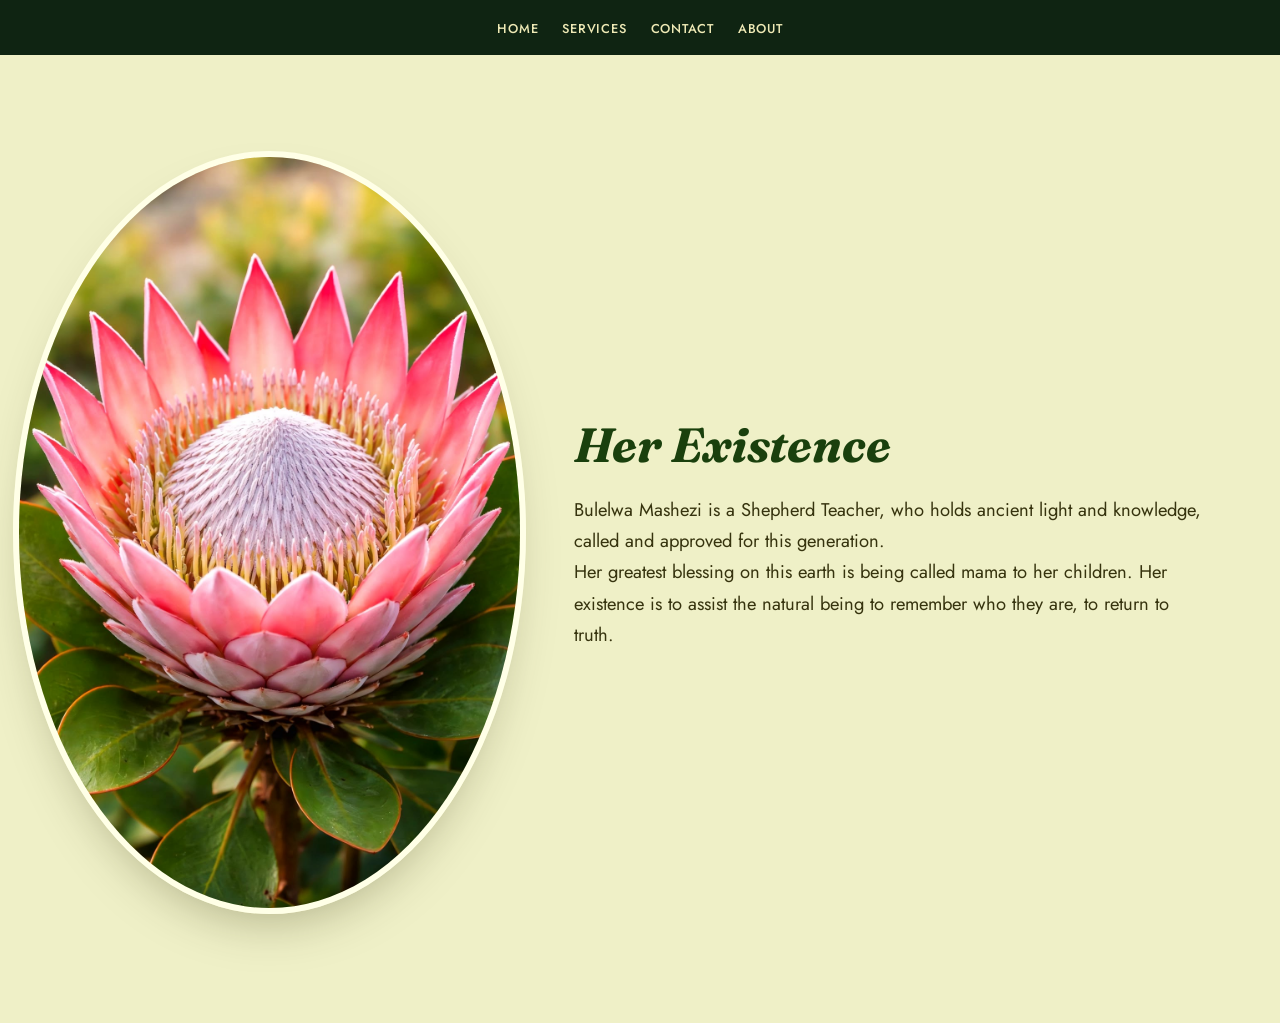
<file: HTML/About.html>
<!DOCTYPE html>
<html lang="en">
<head>
    <meta charset="UTF-8">
    <meta name="viewport" content="width=device-width, initial-scale=1.0">
    <title>About</title>
    <link rel="stylesheet" href="../CSS/main.css">
     <script src="https://cdnjs.cloudflare.com/ajax/libs/gsap/3.15.0/gsap.min.js" defer></script>
<script src="../JAVA/navigation.js" defer></script>
<script src="../JAVA/animation.js" defer></script>
</head>
<body>
     <header>
        <section class="Navigation">

        </section>
    </header>
    <section class="About-Section1">

         <div>
            <img class="About-Section1-img" src="../IMGS/IMG_9593.JPG">
            
        </div>
        <div>
            <h1 class="About-H1">Her Existence</h1>
            <p class="About-Mashezi">Bulelwa Mashezi is a Shepherd Teacher, who holds ancient light and knowledge, called and approved for this generation.</p>
            <p class="About-Mashezi">Her greatest blessing on this earth is being called mama to her children. Her existence is to assist the natural being to remember who they are, to return to truth.</p>
        </div>

       
    </section>
    
</body>
</html>
</file>
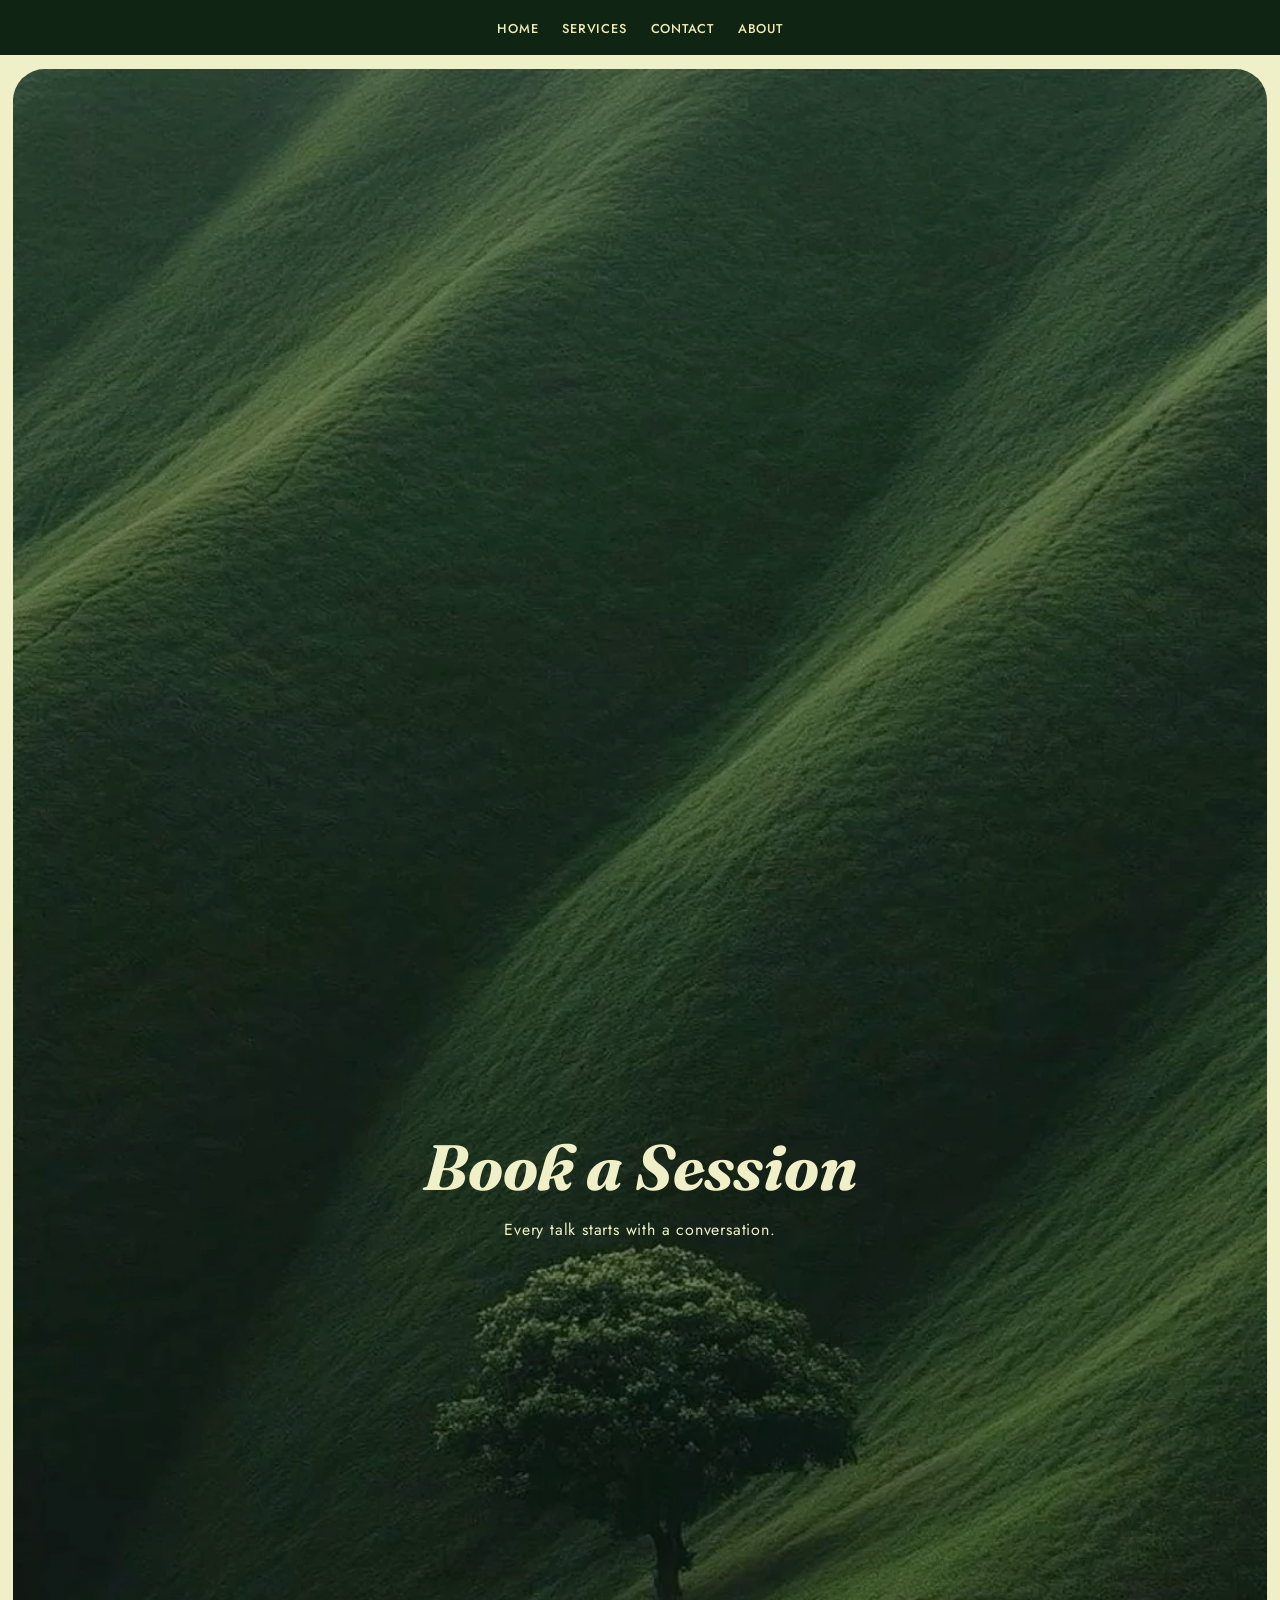
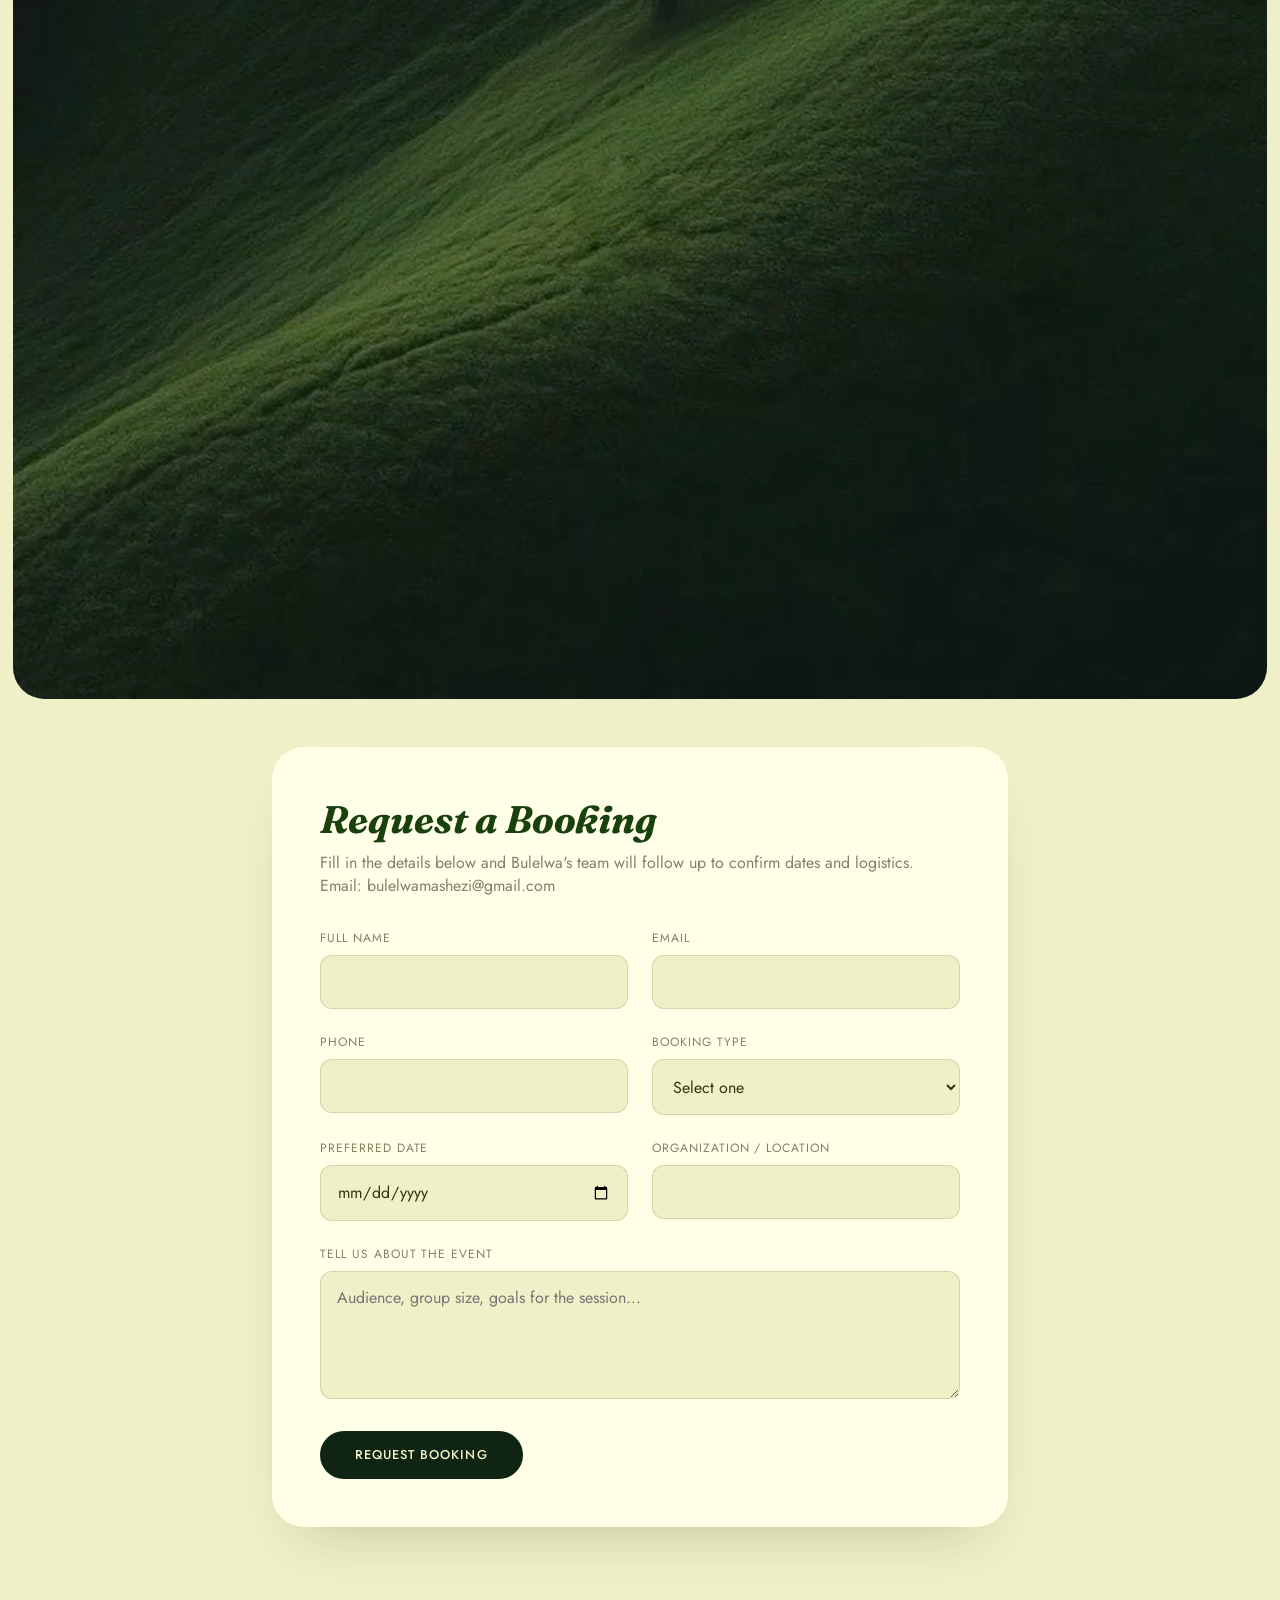
<file: HTML/Contacts.html>
<!DOCTYPE html>
<html lang="en">
<head>
    <meta charset="UTF-8">
    <meta name="viewport" content="width=device-width, initial-scale=1.0">
    <title>Contacts</title>
    <link rel="stylesheet" href="../CSS/main.css">
    <script src="../JAVA/navigation.js" defer></script>
    <script src="../JAVA/animation.js" defer></script>
    <script src="https://cdnjs.cloudflare.com/ajax/libs/gsap/3.15.0/gsap.min.js" defer></script>
</head>
<body>
    <header>
        <section class="Navigation"></section>
    </header>

    <section class="Contacts-Section">
        <div>
            <img class="Contacts-Image" src="../IMGS/single tree.JPG" alt="Contacts">
        </div>
        <div class="Contacts-Overlay">
            <h1 class="Contacts-Overlay-H1">Book a Session</h1>
            <p class="Contacts-Overlay-P">Every talk starts with a conversation.</p>
        </div>
    </section>

    <section class="Booking-Panel">
        <h1>Request a Booking</h1>
        <p class="Booking-Intro">
            Fill in the details below and Bulelwa's team will follow up to
            confirm dates and logistics.<br>
            Email: bulelwamashezi@gmail.com
            
            
        </p>

        <form class="Booking-Form" id="bookingForm">
            <!-- honeypot — invisible to real visitors -->
            <input type="text" name="honey" style="display:none" tabindex="-1" autocomplete="off">

            <div class="Form-Grid">
                <div class="Form-Field">
                    <label for="name">Full Name</label>
                    <input type="text" id="name" name="name" required>
                </div>
                <div class="Form-Field">
                    <label for="email">Email</label>
                    <input type="email" id="email" name="email" required>
                </div>
            </div>

            <div class="Form-Grid">
                <div class="Form-Field">
                    <label for="phone">Phone</label>
                    <input type="tel" id="phone" name="phone">
                </div>
                <div class="Form-Field">
                    <label for="type">Booking Type</label>
                    <select id="type" name="type" required>
                        <option value="">Select one</option>
                        <option value="Lecture">Lecture</option>
                        <option value="Workshop">Workshop</option>
                        <option value="Retreat">Retreat</option>
                        <option value="Other">Other</option>
                    </select>
                </div>
            </div>

            <div class="Form-Grid">
                <div class="Form-Field">
                    <label for="date">Preferred Date</label>
                    <input type="date" id="date" name="date">
                </div>
                <div class="Form-Field">
                    <label for="organization">Organization / Location</label>
                    <input type="text" id="organization" name="organization">
                </div>
            </div>

            <div class="Form-Field">
                <label for="message">Tell us about the event</label>
                <textarea id="message" name="message" placeholder="Audience, group size, goals for the session..."></textarea>
            </div>

            <button type="submit" class="Btn Booking-Submit">Request Booking</button>
        </form>

        <div class="Booking-Confirmation" id="bookingConfirmation">
            <h2>Thank you</h2>
            <p>Your request has been received. Bulelwa's team will be in touch shortly.</p>
        </div>
    </section>

    <script>
        // ---- Prefill category from Services page link (?type=lecture etc.) ----
        const params = new URLSearchParams(window.location.search);
        const typeParam = params.get('type');
        if (typeParam) {
            const select = document.getElementById('type');
            if (select) {
                const match = [...select.options].find(
                    opt => opt.value.toLowerCase() === typeParam.toLowerCase()
                );
                if (match) select.value = match.value;
            }
        }

        // ---- Submit to your own serverless endpoint ----
        const ENDPOINT = 'https://YOUR-VERCEL-PROJECT.vercel.app/api/booking';

        const form = document.getElementById('bookingForm');
        const confirmation = document.getElementById('bookingConfirmation');
        const submitBtn = form.querySelector('.Booking-Submit');

        form.addEventListener('submit', async (e) => {
            e.preventDefault();

            const payload = Object.fromEntries(new FormData(form).entries());

            submitBtn.disabled = true;
            submitBtn.textContent = 'Sending...';

            try {
                const response = await fetch(ENDPOINT, {
                    method: 'POST',
                    headers: { 'Content-Type': 'application/json' },
                    body: JSON.stringify(payload),
                });

                if (!response.ok) throw new Error('Request failed');

                form.style.display = 'none';
                confirmation.style.display = 'block';
            } catch (err) {
                submitBtn.disabled = false;
                submitBtn.textContent = 'Request Booking';
                alert('Something went wrong sending your request. Please try again, or email directly.');
            }
        });
    </script>
</body>
</html>
</file>
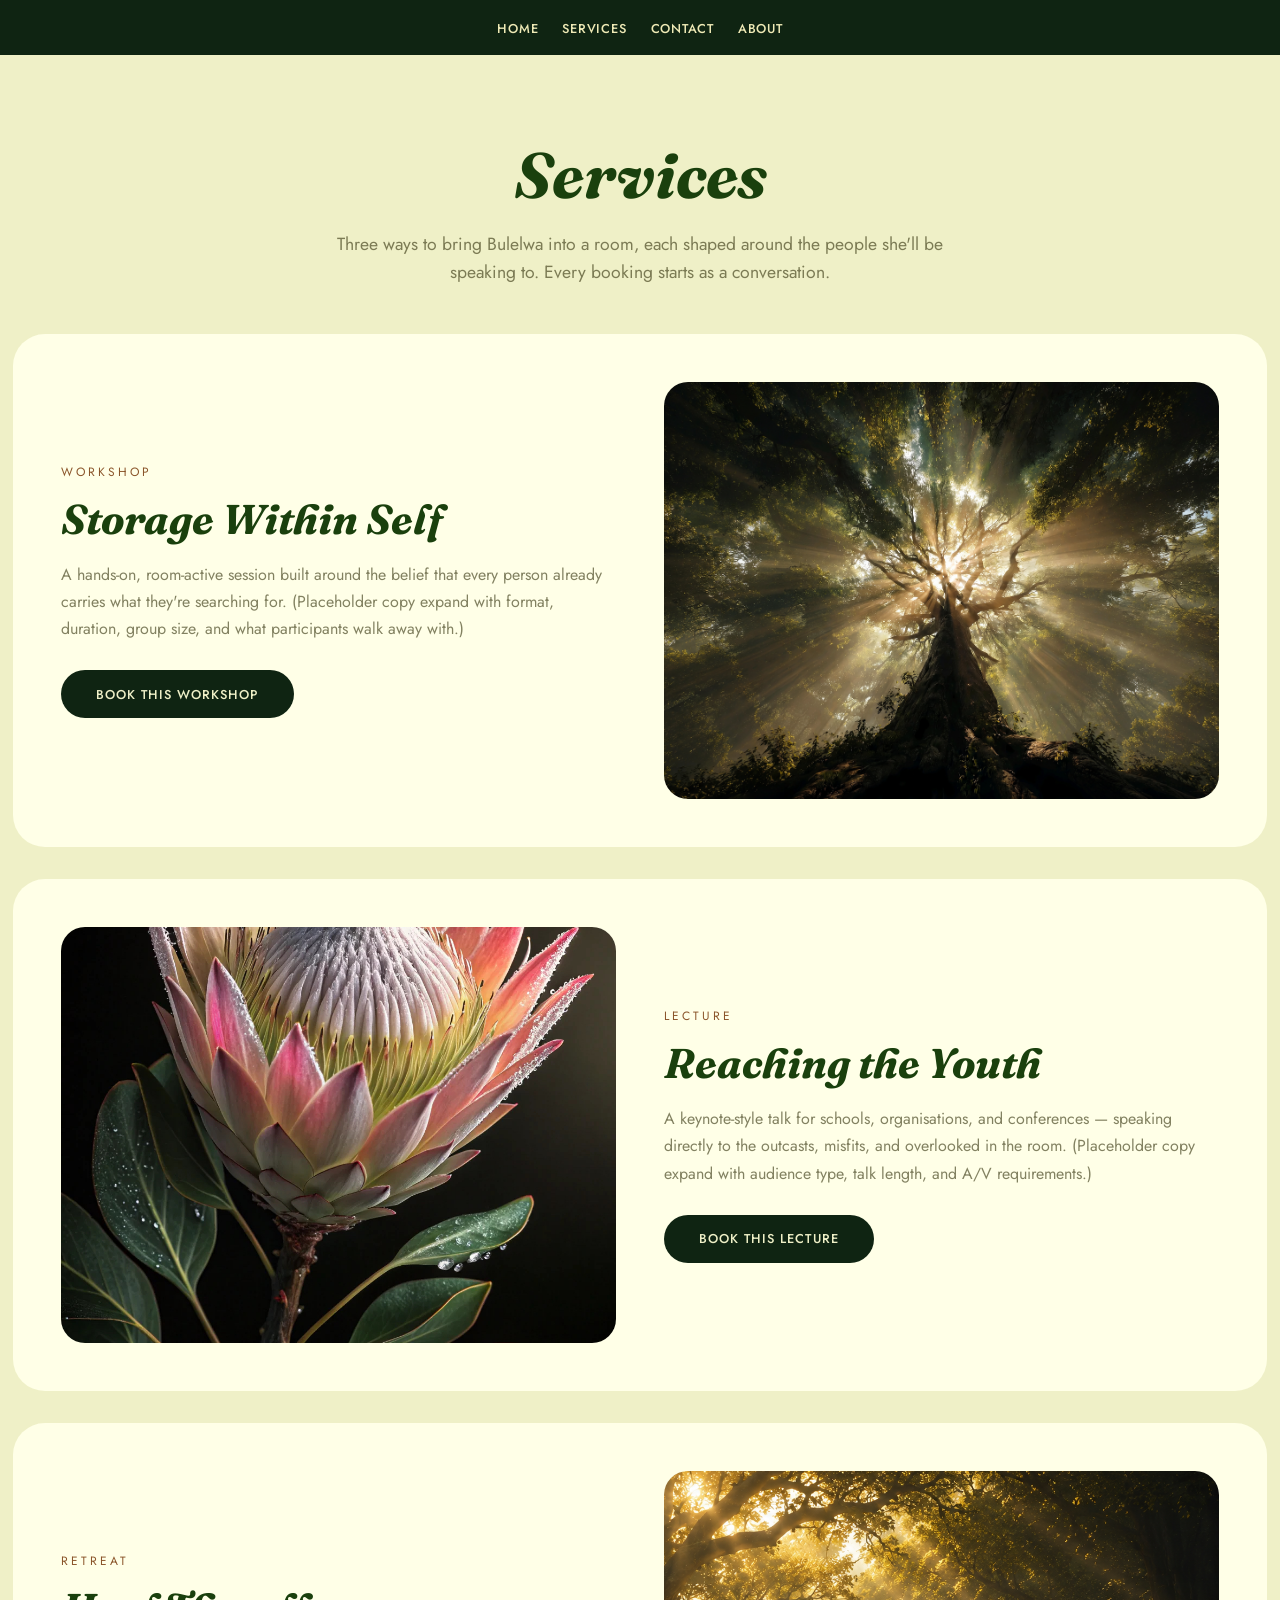
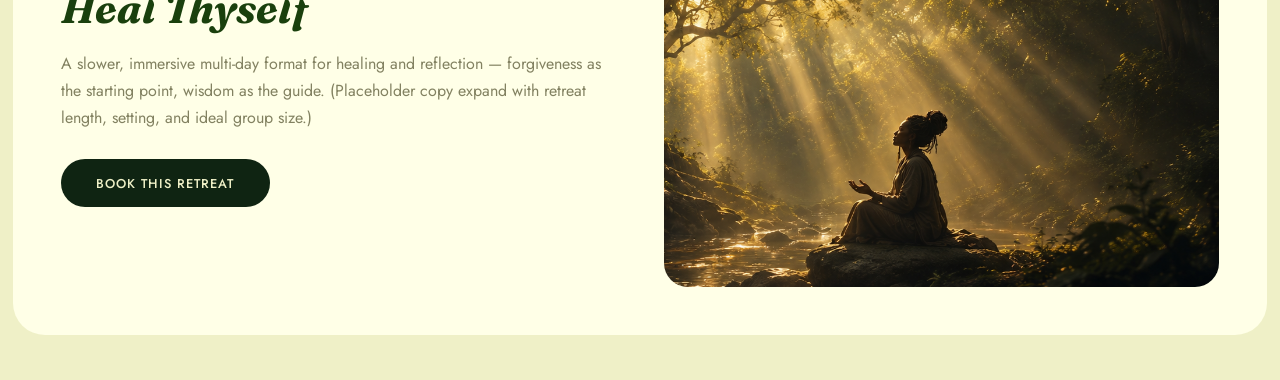
<file: HTML/Services.html>
<!DOCTYPE html>
<html lang="en">
<head>
    <meta charset="UTF-8">
    <meta name="viewport" content="width=device-width, initial-scale=1.0">
    <title>Services</title>
    <link rel="stylesheet" href="../CSS/main.css">
    <script src="https://cdnjs.cloudflare.com/ajax/libs/gsap/3.15.0/gsap.min.js" defer></script>
    <script src="../JAVA/navigation.js" defer></script>
    <script src="../JAVA/animation.js" defer></script>
</head>
<body>
    <header>
        <section class="Navigation"></section>
    </header>

    <section class="Services-Hero">
        <h1 class="Services-Hero-H1">Services</h1>
        <p class="Services-Hero-P">
            Three ways to bring Bulelwa into a room, each shaped around the
            people she'll be speaking to. Every booking starts as a conversation.
        </p>
    </section>

    <section class="Service-Detail" id="workshop">
        <div class="Service-Detail-Image">
            <img src="../IMGS/Jul 14, 2026, 11_47_11 AM.png" alt="Workshop">
        </div>
        <div class="Service-Detail-Content">
            <p class="Service-Detail-Eyebrow">Workshop</p>
            <h2 class="Service-Detail-Title">Storage Within Self</h2>
            <p class="Service-Detail-Desc">
                A hands-on, room-active session built around the belief that
                every person already carries what they're searching for.
                (Placeholder copy expand with format, duration, group size,
                and what participants walk away with.)
            </p>
            <a class="Btn" href="Contacts.html?type=workshop">Book This Workshop</a>
        </div>
    </section>

    <section class="Service-Detail" id="lecture">
        <div class="Service-Detail-Image">
            <img src="../IMGS/blue1.JPG" alt="Lecture">
        </div>
        <div class="Service-Detail-Content">
            <p class="Service-Detail-Eyebrow">Lecture</p>
            <h2 class="Service-Detail-Title">Reaching the Youth</h2>
            <p class="Service-Detail-Desc">
                A keynote-style talk for schools, organisations, and conferences —
                speaking directly to the outcasts, misfits, and overlooked in the
                room. (Placeholder copy  expand with audience type, talk length,
                and A/V requirements.)
            </p>
            <a class="Btn" href="Contacts.html?type=lecture">Book This Lecture</a>
        </div>
    </section>

    <section class="Service-Detail" id="retreat">
        <div class="Service-Detail-Image">
            <img src="../IMGS/Her Reason ..png" alt="Retreat">
        </div>
        <div class="Service-Detail-Content">
            <p class="Service-Detail-Eyebrow">Retreat</p>
            <h2 class="Service-Detail-Title">Heal Thyself</h2>
            <p class="Service-Detail-Desc">
                A slower, immersive multi-day format for healing and
                reflection — forgiveness as the starting point, wisdom as the
                guide. (Placeholder copy  expand with retreat length, setting,
                and ideal group size.)
            </p>
            <a class="Btn" href="Contacts.html?type=retreat">Book This Retreat</a>
        </div>
    </section>
</body>
</html>
</file>
<file: CSS/main.css>
@import url('https://fonts.googleapis.com/css2?family=Jost:ital,wght@0,100..900;1,100..900&family=Fraunces:ital,opsz,wght@0,9..144,300..900;1,9..144,300..900&display=swap');

/* ============================================================
   DESIGN TOKENS
   Palette pulled from your existing hero-line gradient
   (hsl(28,54%,35%) -> ochre, hsl(105,75%,26%) -> moss) so the
   accent colors are literally sourced from the site's own mark,
   not a generic default.
   ============================================================ */
:root {
  --forest-deep: #0f2412;   /* nav / darkest ground */
  --forest: #1a400d;        /* hero headline green */
  --cream: #eff0c7;         /* page background */
  --ivory: #ffffe7;         /* card / panel surface */
  --ink: #36330e;           /* body text on light surfaces */
  --ochre: #8a5429;         /* accent 1 — from hero line gradient */
  --moss: #1d6b1a;          /* accent 2 — from hero line gradient */
  --ink-soft: rgba(54, 51, 14, 0.62);

  --font-display: "Fraunces", serif;   /* statements, quotes, big type */
  --font-ui: "Jost", sans-serif;       /* nav, labels, body, captions */

  --section-radius: 2rem;
  --edge: 0.8rem; /* body padding, referenced by full-bleed pull-outs */
}

* {
  margin: 0;
  padding: 0;
  box-sizing: border-box;
}

html {
  scroll-behavior: smooth;
}

@media (prefers-reduced-motion: reduce) {
  html { scroll-behavior: auto; }
  * { animation-duration: 0.01ms !important; animation-iteration-count: 1 !important; transition-duration: 0.01ms !important; scroll-behavior: auto !important; }
}

body {
  background-color: var(--cream);
  padding: var(--edge);
  color: var(--ink);
  font-family: var(--font-ui);
  overflow-x: hidden;
}

:focus-visible {
  outline: 2px solid var(--ochre);
  outline-offset: 3px;
}

header {
  margin: 0 calc(var(--edge) * -1);
  margin-top: calc(var(--edge) * -1);
  position: sticky;
  top: 0;
  z-index: 100;
}

/* ============================================================
   NAVIGATION
   ============================================================ */
.Navigation {
  position: sticky;
  top: 0;
  z-index: 100;
}

.Navigation .nav-links {
  display: flex;
  list-style: none;
  gap: 1.5rem;
  justify-content: center;
  padding: 1rem;
  background-color: var(--forest-deep);
  perspective: 800px;
}

.Navigation .nav-links a {
  text-decoration: none;
  color: #efeab6;
  font-family: var(--font-ui);
  font-weight: 500;
  letter-spacing: 0.06em;
  text-transform: uppercase;
  font-size: 0.8rem;
  display: inline-block;
  position: relative;
}

.Navigation .nav-links a::after {
  content: "";
  position: absolute;
  left: 0;
  bottom: -0.35rem;
  width: 100%;
  height: 1px;
  background: var(--ochre);
  transform: scaleX(0);
  transform-origin: left;
  transition: transform 0.35s ease;
}

.Navigation .nav-links a:hover::after,
.Navigation .nav-links a:focus-visible::after {
  transform: scaleX(1);
}

/* ============================================================
   SIGNATURE ELEMENT — THE LIGHT-LINE
   The hand-drawn line from the hero doesn't vanish after the
   intro. It reappears fixed to the left edge of the viewport and
   its stroke-dashoffset is tied to scroll progress in animation.js
   — "the transfer of light from one generation to the next,"
   literalized as a line that grows the whole way down the page.
   ============================================================ */
.Light-Line-Wrap {
  position: fixed;
  top: 0;
  left: 0.6rem;
  height: 100vh;
  width: 6px;
  z-index: 90;
  pointer-events: none;
}

.Light-Line-Wrap svg {
  height: 100%;
  width: 100%;
  overflow: visible;
}

.Light-Line-Wrap path {
  fill: none;
  stroke-width: 3;
  stroke-linecap: round;
  stroke: url('#LightLineGradient');
}

@media (max-width: 900px) {
  .Light-Line-Wrap { display: none; } /* keep mobile margins clean */
}

/* ============================================================
   HERO / WELCOME
   ============================================================ */
.Welcome-Page {
  margin: 0.9rem calc(var(--edge) * -1);
  padding: 0;
  width: 100vw;
  height: 100vh;
  border-radius: 0;
  overflow: hidden;
  background-color: var(--ivory);
  display: flex;
  align-items: center;
  justify-content: center;
  position: relative;
}

.Welcome-Content {
  position: relative;
  width: 100%;
  height: 100%;
  display: flex;
  flex-direction: column;
  align-items: center;
  justify-content: center;
}

.Welcome {
  font-family: var(--font-display);
  font-weight: 500;
  font-optical-sizing: auto;
  font-size: clamp(4rem, 12vw, 10rem);
  margin-bottom: 15rem;
  color: var(--forest);
  text-align: center;
  position: relative;
  z-index: 2;
}

.Welcome .letter {
  display: inline-block;
  opacity: 0;
}

.Welcome .letter.is-space {
  width: 0.35em;
}

.Scroll-Cue {
  position: absolute;
  bottom: 2.5rem;
  left: 50%;
  transform: translateX(-50%);
  display: flex;
  flex-direction: column;
  align-items: center;
  gap: 0.5rem;
  font-family: var(--font-ui);
  font-size: 0.7rem;
  letter-spacing: 0.25em;
  text-transform: uppercase;
  color: var(--ink-soft);
  opacity: 0;
  z-index: 2;
}

.Scroll-Cue .Scroll-Cue-Line {
  width: 1px;
  height: 2.5rem;
  background: var(--ochre);
  transform-origin: top;
}

.Animation-Stage {
  position: absolute;
  top: 0;
  left: 0;
  width: 100%;
  height: 100%;
  pointer-events: none;
}

.Svg-Icon {
  position: absolute;
  top: 50%;
  left: 2rem;
  width: 1100px;
  height: 1000px;
  transform: translateY(-50%);
  opacity: 0;
  pointer-events: none;
}

.Tree-Video {
  position: absolute;
  top: 55%;
  left: 50%;
  width: 55%;
  max-width: 900px;
  transform: translate(-50%, -30%);
  object-fit: contain;
  opacity: 0;
  pointer-events: none;
  transition: opacity 0.4s ease;
}

.Tree-Video.playing {
  opacity: 1;
}

/* ============================================================
   BASE PANEL — shared surface only (radius/bg), NOT layout.
   Each section below defines its own shape so nothing repeats.
   ============================================================ */
.Panel {
  background-color: var(--ivory);
  border-radius: var(--section-radius);
  overflow: hidden;
  position: relative;
}

/* ============================================================
   BUTTON — shared pill CTA used across Home, Services, Contacts.
   Built from the same tokens as the rest of the site: forest-deep
   base (matches nav bg), ochre hover (matches nav underline +
   accent color), Jost uppercase label to match nav-link styling.
   ============================================================ */
.Btn {
  display: inline-block;
  font-family: var(--font-ui);
  font-weight: 500;
  font-size: 0.8rem;
  letter-spacing: 0.08em;
  text-transform: uppercase;
  padding: 0.9rem 2.2rem;
  border-radius: 999px;
  background: var(--forest-deep);
  color: var(--cream);
  text-decoration: none;
  border: none;
  cursor: pointer;
  transition: background 0.3s ease, transform 0.3s ease, box-shadow 0.3s ease;
}

.Btn:hover,
.Btn:focus-visible {
  background: var(--ochre);
  color: var(--cream);
  transform: translateY(-2px);
  box-shadow: 0 15px 30px -15px rgba(54, 51, 14, 0.4);
}

.Btn:active {
  transform: translateY(0);
}

/* Secondary / outline variant — for a lower-emphasis CTA sitting
   next to a primary .Btn (e.g. "Learn More" beside "Book Now") */
.Btn-Outline {
  background: transparent;
  color: var(--forest);
  box-shadow: inset 0 0 0 1.5px var(--forest);
}

.Btn-Outline:hover,
.Btn-Outline:focus-visible {
  background: var(--forest);
  color: var(--cream);
  box-shadow: inset 0 0 0 1.5px var(--forest);
}

/* ============================================================
   INTRO / LANDING — asymmetric bleed image + floating quote card
   (was: identical 62/38 flex split — now the image bleeds off the
   top edge and the quote is an offset card that parallaxes over it)
   ============================================================ */
.Landing-Page {
  margin: 3rem 0 4rem;
  position: relative;
  min-height: 90vh;
  display: grid;
  grid-template-columns: 1.1fr 0.9fr;
  align-items: stretch;
  gap: 0;
}

.Landing-Page-Image-Wrap {
  border-radius: var(--section-radius);
  overflow: hidden;
  position: relative;
}

.Landing-Page-Image {
  width: 100%;
  height: 100%;
  object-fit: cover;
  object-position: top;
  display: block;
  will-change: transform;
}

.Landing-Quote-Card {
  background: var(--forest-deep);
  color: var(--cream);
  border-radius: var(--section-radius);
  padding: 3rem 2.5rem;
  position: relative;
  margin: 3rem 0 3rem -3rem;
  align-self: center;
  box-shadow: 0 30px 60px -20px rgba(15, 36, 18, 0.45);
  z-index: 3;
}

.Home-Quote {
  font-family: var(--font-display);
  font-style: italic;
  font-weight: 400;
  font-size: clamp(1.4rem, 2.4vw, 2rem);
  line-height: 1.4;
}

.Home-Quote-Attribution {
  display: block;
  margin-top: 1.25rem;
  font-family: var(--font-ui);
  font-style: normal;
  font-size: 0.8rem;
  letter-spacing: 0.15em;
  text-transform: uppercase;
  color: var(--ochre);
}

@media (max-width: 900px) {
  .Landing-Page {
    grid-template-columns: 1fr;
    min-height: auto;
  }
  .Landing-Quote-Card {
    margin: -3rem 1rem 1rem;
  }
}

/* ============================================================
   "HER REASON" — pinned, one line reveals at a time on scroll.
   This is a manifesto, so it's built to be read the way it's
   meant to be heard: one statement at a time, not a paragraph
   sitting in a box like every other section.
   ============================================================ */
.Section-2 {
  margin: 0.9rem 0;
  min-height: 100vh;
  background-color: var(--forest-deep);
  border-radius: var(--section-radius);
  overflow: hidden;
  display: flex;
  flex-direction: column;
  align-items: center;
  justify-content: center;
  position: relative;
  padding: 4rem 2rem;
}

.Her-Reason-Eyebrow {
  font-family: var(--font-ui);
  font-size: 0.75rem;
  letter-spacing: 0.3em;
  text-transform: uppercase;
  color: var(--ochre);
  margin-bottom: 2rem;
}

.Her-Reason-Lines {
  max-width: 60rem;
  text-align: center;
}

.Her-Reason-Line {
  font-family: var(--font-display);
  font-weight: 400;
  font-size: clamp(1.6rem, 4vw, 3.2rem);
  line-height: 1.35;
  color: var(--cream);
  opacity: 0.12;
  padding: 0.3rem 0;
}

.Her-Reason-Line.is-active {
  opacity: 1;
}

/* ============================================================
   ABOUT — offset circular portrait + scroll-counted stats.
   Numbers here are real achievements, not decorative 01/02/03
   markers, so a counter is doing informational work.
   ============================================================ */
.About-Section1 {
  margin: 4rem 0;
  display: grid;
  grid-template-columns: 0.85fr 1.15fr;
  align-items: center;
  gap: 3rem;
  padding: 2rem 0;
}

.About-Portrait-Wrap {
  position: relative;
  aspect-ratio: 1 / 1;
  max-width: 32rem;
  justify-self: center;
}

.About-Section1-img {
  width: 100%;
  height: 100%;
  object-fit: cover;
  object-position: top;
  border-radius: 50%;
  display: block;
  border: 6px solid var(--ivory);
  box-shadow: 0 25px 50px -20px rgba(54, 51, 14, 0.35);
}

.About-Ring {
  position: absolute;
  inset: -1.4rem;
  border-radius: 50%;
  pointer-events: none;
}

.About-Copy {
  padding: 1rem 1rem 1rem 0;
}

.About-H1 {
  font-family: var(--font-display);
  font-size: clamp(2rem, 4vw, 3rem);
  font-style: italic;
  color: var(--forest);
  margin-bottom: 1.25rem;
}

.About-Mashezi {
  font-family: var(--font-ui);
  font-size: 1.15rem;
  line-height: 1.7;
  color: var(--ink);
  max-width: 40rem;
}

.About-Stats {
  display: grid;
  grid-template-columns: repeat(3, auto);
  gap: 2.5rem;
  margin-top: 2.5rem;
}

.Stat {
  border-left: 2px solid var(--ochre);
  padding-left: 1rem;
}

.Stat-Number {
  font-family: var(--font-display);
  font-size: clamp(2rem, 3.5vw, 2.8rem);
  color: var(--forest);
  line-height: 1;
}

.Stat-Label {
  font-family: var(--font-ui);
  font-size: 0.75rem;
  letter-spacing: 0.08em;
  text-transform: uppercase;
  color: var(--ink-soft);
  margin-top: 0.4rem;
}

@media (max-width: 900px) {
  .About-Section1 { grid-template-columns: 1fr; }
  .About-Stats { grid-template-columns: repeat(3, 1fr); gap: 1rem; }
}

/* ============================================================
   KEYNOTE SPEAKER — horizontal scroll-snap topic gallery.
   A list of talks is something you browse sideways through,
   not a static box, so it gets its own interaction model.
   ============================================================ */
.KeynoteSpeaker-Section {
  margin: 4rem 0;
  padding: 3rem 0;
}

.keynoteSpeaker-h1 {
  font-family: var(--font-display);
  font-size: clamp(2rem, 4vw, 3rem);
  color: var(--forest);
  text-align: center;
  margin-bottom: 0.5rem;
}

.Keynote-Speaker-p {
  font-family: var(--font-ui);
  font-size: 1rem;
  color: var(--ink-soft);
  text-align: center;
  max-width: 34rem;
  margin: 0 auto 2.5rem;
}

.Topic-Rail {
  display: flex;
  gap: 1.5rem;
  overflow-x: auto;
  scroll-snap-type: x mandatory;
  padding: 1rem calc(50vw - 15rem) 2rem;
  scrollbar-width: thin;
  scrollbar-color: var(--ochre) transparent;
}

.Topic-Card {
  flex: 0 0 auto;
  width: 20rem;
  scroll-snap-align: center;
  background: var(--ivory);
  border-radius: 1.5rem;
  padding: 2.5rem 2rem;
  border: 1px solid rgba(54, 51, 14, 0.08);
  transition: transform 0.4s ease, box-shadow 0.4s ease;
}

.Topic-Card:hover,
.Topic-Card:focus-within {
  transform: translateY(-0.5rem);
  box-shadow: 0 25px 45px -25px rgba(54, 51, 14, 0.4);
}

.Topic-Card-Num {
  font-family: var(--font-display);
  font-size: 0.85rem;
  color: var(--ochre);
  letter-spacing: 0.1em;
}

.Topic-Card-Title {
  font-family: var(--font-display);
  font-size: 1.5rem;
  color: var(--forest);
  margin: 0.75rem 0 0.75rem;
}

.Topic-Card-Desc {
  font-family: var(--font-ui);
  font-size: 0.95rem;
  line-height: 1.6;
  color: var(--ink-soft);
}

@media (max-width: 900px) {
  .Topic-Rail { padding-left: 1rem; padding-right: 1rem; }
}

/* ============================================================
   SHEPARD / TEACHER — full-bleed testimonial pull-quote
   ============================================================ */
.Shepard-Teacher {
  margin: 0.9rem calc(var(--edge) * -1);
  padding: 6rem 2rem;
  width: 100vw;
  border-radius: 0;
  background-color: var(--forest);
  display: flex;
  align-items: center;
  justify-content: center;
  position: relative;
  overflow: hidden;
}

.Shepard-Teacher-Image {
  position: absolute;
  inset: 0;
  width: 100%;
  height: 100%;
  object-fit: cover;
  opacity: 0.18;
  z-index: 0;
}

.Shepard-Teacher-Content {
  position: relative;
  z-index: 1;
  max-width: 46rem;
  text-align: center;
}

.Shepard-Teacher-h1 {
  font-family: var(--font-ui);
  font-size: 0.75rem;
  letter-spacing: 0.3em;
  text-transform: uppercase;
  color: var(--ochre);
  margin-bottom: 1.5rem;
}

.Shepard-Teacher-p {
  font-family: var(--font-display);
  font-style: italic;
  font-size: clamp(1.5rem, 3vw, 2.4rem);
  line-height: 1.5;
  color: var(--cream);
}

/* ============================================================
   LESSONS / LECTURES — staggered hover-tilt card grid.
   Cards are now links straight into the matching anchor on the
   Services page, followed by a CTA into the full Services list.
   ============================================================ */
.Lessons-Lectures {
  margin: 4rem 0 6rem;
  padding: 3rem 0;
}

.Lessons-Lectures-h1 {
  font-family: var(--font-display);
  font-style: italic;
  font-size: clamp(2rem, 4vw, 3rem);
  color: var(--forest);
  text-align: center;
}

.Lessons-Lectures-p {
  font-family: var(--font-ui);
  color: var(--ink-soft);
  text-align: center;
  max-width: 32rem;
  margin: 0.75rem auto 3rem;
}

.Lessons-Grid {
  display: grid;
  grid-template-columns: repeat(auto-fit, minmax(16rem, 1fr));
  gap: 1.75rem;
}

.Lesson-Card {
  display: block;
  background: var(--ivory);
  border-radius: 1.25rem;
  overflow: hidden;
  position: relative;
  color: inherit;
  text-decoration: none;
  will-change: transform;
  transition: box-shadow 0.4s ease, transform 0.4s ease;
}

.Lesson-Card:hover,
.Lesson-Card:focus-visible {
  box-shadow: 0 25px 45px -25px rgba(54, 51, 14, 0.4);
  transform: translateY(-0.4rem);
}

.Lessons-Lectures-Image {
  width: 100%;
  aspect-ratio: 4 / 3;
  object-fit: cover;
  display: block;
  opacity: 0.9;
}

.Lesson-Card-Body {
  padding: 1.5rem;
}

.Lesson-Card-Title {
  font-family: var(--font-display);
  font-size: 1.25rem;
  color: var(--forest);
  margin-bottom: 0.4rem;
}

.Lesson-Card-Meta {
  font-family: var(--font-ui);
  font-size: 0.8rem;
  letter-spacing: 0.05em;
  text-transform: uppercase;
  color: var(--ochre);
}

.Lessons-CTA {
  text-align: center;
  margin-top: 3rem;
}

/* ============================================================
   SERVICES PAGE — expanded version of each Lesson-Card, alternating
   image side left/right, anchored so home page cards land here.
   ============================================================ */
.Services-Hero {
  text-align: center;
  max-width: 40rem;
  margin: 5rem auto 3rem;
  padding: 0 1rem;
}

.Services-Hero-H1 {
  font-family: var(--font-display);
  font-style: italic;
  font-size: clamp(2.5rem, 5vw, 4rem);
  color: var(--forest);
  margin-bottom: 1rem;
}

.Services-Hero-P {
  font-family: var(--font-ui);
  color: var(--ink-soft);
  font-size: 1.1rem;
  line-height: 1.6;
}

.Service-Detail {
  display: grid;
  grid-template-columns: 1fr 1fr;
  gap: 3rem;
  align-items: center;
  background: var(--ivory);
  border-radius: var(--section-radius);
  margin: 2rem 0;
  padding: 3rem;
  scroll-margin-top: 6rem; /* keeps anchor jumps clear of the sticky nav */
}

.Service-Detail:nth-of-type(even) .Service-Detail-Image {
  order: 2;
}

.Service-Detail-Image img {
  width: 100%;
  aspect-ratio: 4 / 3;
  object-fit: cover;
  border-radius: 1.5rem;
  display: block;
}

.Service-Detail-Eyebrow {
  font-family: var(--font-ui);
  font-size: 0.75rem;
  letter-spacing: 0.25em;
  text-transform: uppercase;
  color: var(--ochre);
  margin-bottom: 0.75rem;
}

.Service-Detail-Title {
  font-family: var(--font-display);
  font-style: italic;
  font-size: clamp(1.8rem, 3.5vw, 2.6rem);
  color: var(--forest);
  margin-bottom: 1rem;
}

.Service-Detail-Desc {
  font-family: var(--font-ui);
  color: var(--ink-soft);
  line-height: 1.7;
  margin-bottom: 1.75rem;
}

@media (max-width: 900px) {
  .Service-Detail {
    grid-template-columns: 1fr;
    padding: 2rem;
  }
  .Service-Detail:nth-of-type(even) .Service-Detail-Image {
    order: 0;
  }
}

/* ============================================================
   CONTACTS / BOOKING PAGE
   ============================================================ */
.Contacts-Section {
  position: relative;
  margin: 0.9rem 0;
  border-radius: var(--section-radius);
  overflow: hidden;
  min-height: 60vh;
}

.Contacts-Image {
  width: 100%;
  height: 100%;
  min-height: 60vh;
  object-fit: cover;
  display: block;
}

.Contacts-Overlay {
  position: absolute;
  inset: 0;
  display: flex;
  flex-direction: column;
  align-items: center;
  justify-content: center;
  text-align: center;
  background: rgba(15, 36, 18, 0.35);
  color: var(--cream);
}

.Contacts-Overlay-H1 {
  font-family: var(--font-display);
  font-style: italic;
  font-size: clamp(2.5rem, 5vw, 4rem);
  margin-bottom: 0.75rem;
}

.Contacts-Overlay-P {
  font-family: var(--font-ui);
  letter-spacing: 0.05em;
}

.Booking-Panel {
  background: var(--ivory);
  border-radius: var(--section-radius);
  padding: 3rem;
  max-width: 46rem;
  margin: 3rem auto 6rem;
  box-shadow: 0 30px 60px -30px rgba(54, 51, 14, 0.25);
}

.Booking-Panel h1 {
  font-family: var(--font-display);
  font-style: italic;
  font-size: clamp(1.8rem, 3.5vw, 2.4rem);
  color: var(--forest);
  margin-bottom: 0.5rem;
}

.Booking-Intro {
  font-family: var(--font-ui);
  color: var(--ink-soft);
  margin-bottom: 2rem;
}

.Booking-Form {
  display: grid;
  gap: 1.5rem;
}

.Form-Grid {
  display: grid;
  grid-template-columns: 1fr 1fr;
  gap: 1.5rem;
}

.Form-Field {
  display: flex;
  flex-direction: column;
  gap: 0.5rem;
}

.Form-Field label {
  font-family: var(--font-ui);
  font-size: 0.75rem;
  letter-spacing: 0.08em;
  text-transform: uppercase;
  color: var(--ink-soft);
}

.Form-Field input,
.Form-Field select,
.Form-Field textarea {
  font-family: var(--font-ui);
  font-size: 1rem;
  padding: 0.9rem 1rem;
  border-radius: 0.75rem;
  border: 1px solid rgba(54, 51, 14, 0.15);
  background: var(--cream);
  color: var(--ink);
}

.Form-Field textarea {
  min-height: 8rem;
  resize: vertical;
}

.Form-Field input:focus,
.Form-Field select:focus,
.Form-Field textarea:focus {
  outline: 2px solid var(--ochre);
  outline-offset: 2px;
  border-color: transparent;
}

.Booking-Submit {
  justify-self: start;
  margin-top: 0.5rem;
}

.Booking-Confirmation {
  display: none;
  text-align: center;
  padding: 2rem 0;
}

.Booking-Confirmation h2 {
  font-family: var(--font-display);
  font-style: italic;
  color: var(--forest);
  margin-bottom: 0.75rem;
}

.Booking-Confirmation p {
  font-family: var(--font-ui);
  color: var(--ink-soft);
}

@media (max-width: 700px) {
  .Booking-Panel {
    padding: 2rem;
  }
  .Form-Grid {
    grid-template-columns: 1fr;
  }
}

/* ============================================================
   FOOTER
   ============================================================ */
footer.Site-Footer {
  margin: 2rem calc(var(--edge) * -1) calc(var(--edge) * -1);
  padding: 3rem var(--edge) 2rem;
  background: var(--forest-deep);
  color: var(--cream);
  text-align: center;
}

.Site-Footer p {
  font-family: var(--font-ui);
  font-size: 0.85rem;
  color: rgba(239, 240, 199, 0.6);
}
</file>
